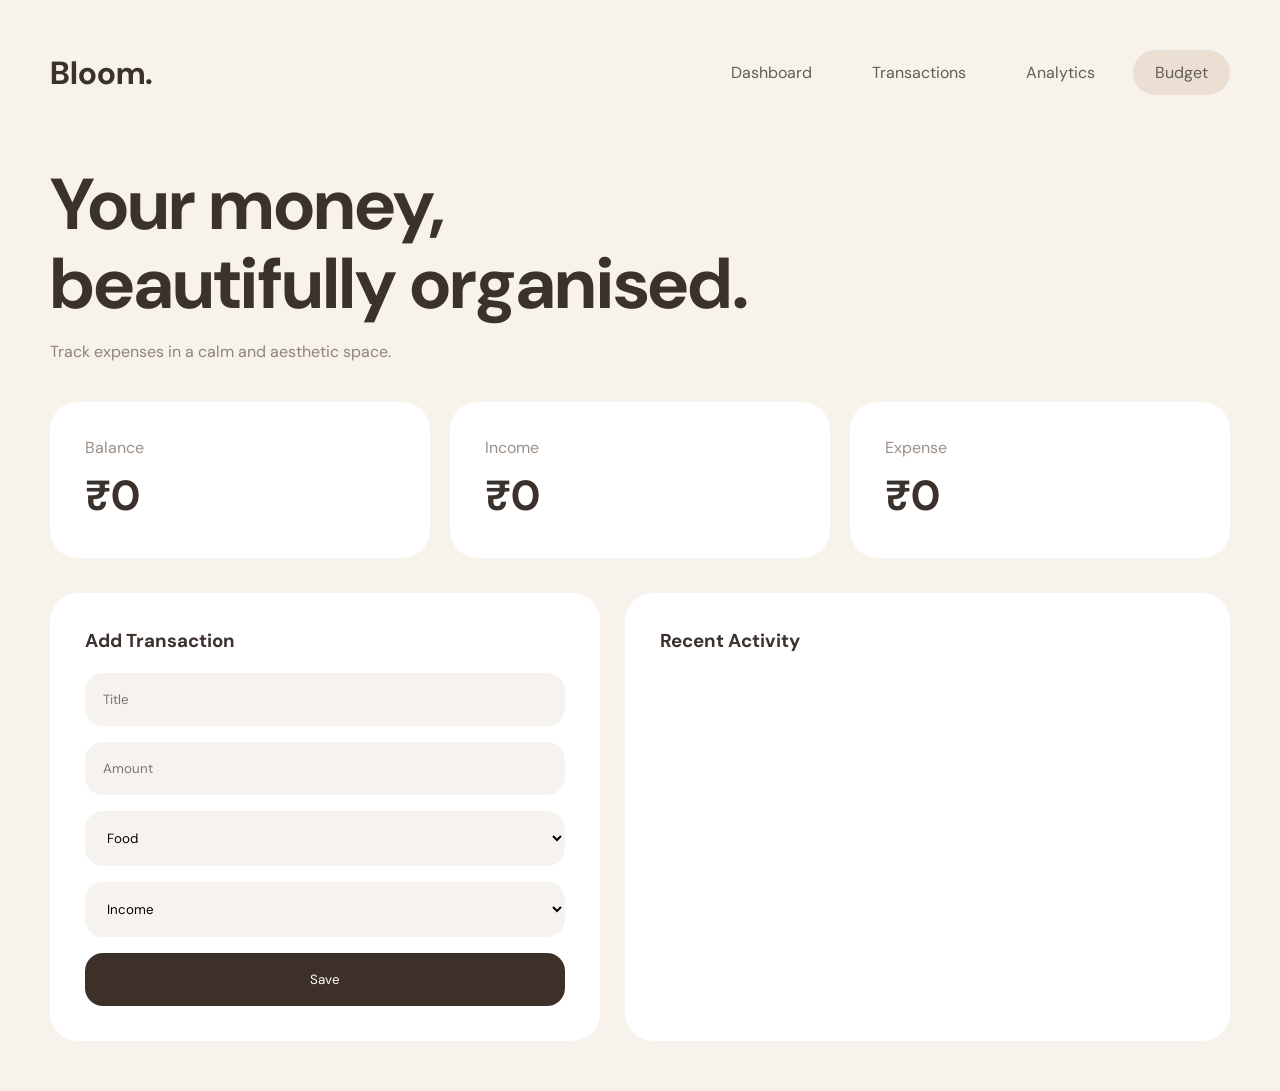
<file: index.html>
<!DOCTYPE html>
<html lang="en">

<head>

<meta charset="UTF-8">

<meta
name="viewport"
content="width=device-width, initial-scale=1">

<title>Bloom Expense</title>

<link rel="stylesheet" href="style.css">

<link href="https://fonts.googleapis.com/css2?family=DM+Sans:wght@400;500;700&display=swap"
rel="stylesheet">

</head>

<body>

<div class="container">
<nav>

<div class="logo">
Bloom.
</div>

<div class="links">

<a href="index.html">
Dashboard
</a>

<a href="transaction.html">
Transactions
</a>

<a href="analytics.html">
Analytics
</a>

<a
class="active"
href="budget.html">

Budget

</a>

</div>

</nav>



<section class="hero">

<h1>
Your money,<br>
beautifully organised.
</h1>

<p>
Track expenses in a calm and aesthetic space.
</p>

</section>



<section class="cards">

<div class="card">

<span>Balance</span>

<h2 id="balance">
₹0
</h2>

</div>

<div class="card">

<span>Income</span>

<h2 id="income">
₹0
</h2>

</div>

<div class="card">

<span>Expense</span>

<h2 id="expense">
₹0
</h2>

</div>

</section>



<section class="dashboard">

<div class="panel">

<h3>
Add Transaction
</h3>

<form id="form">

<input
id="title"
placeholder="Title"
required>

<input
id="amount"
type="number"
placeholder="Amount"
required>

<select id="category">

<option>Food</option>
<option>Shopping</option>
<option>Travel</option>
<option>Bills</option>
<option>Entertainment</option>

</select>

<select id="type">

<option>
Income
</option>

<option>
Expense
</option>

</select>

<button>
Save
</button>

</form>

</div>



<div class="panel">

<h3>
Recent Activity
</h3>

<div id="list">

</div>

</div>

</section>

</div>

<script src="main.js"></script>

</body>

</html>
</file>
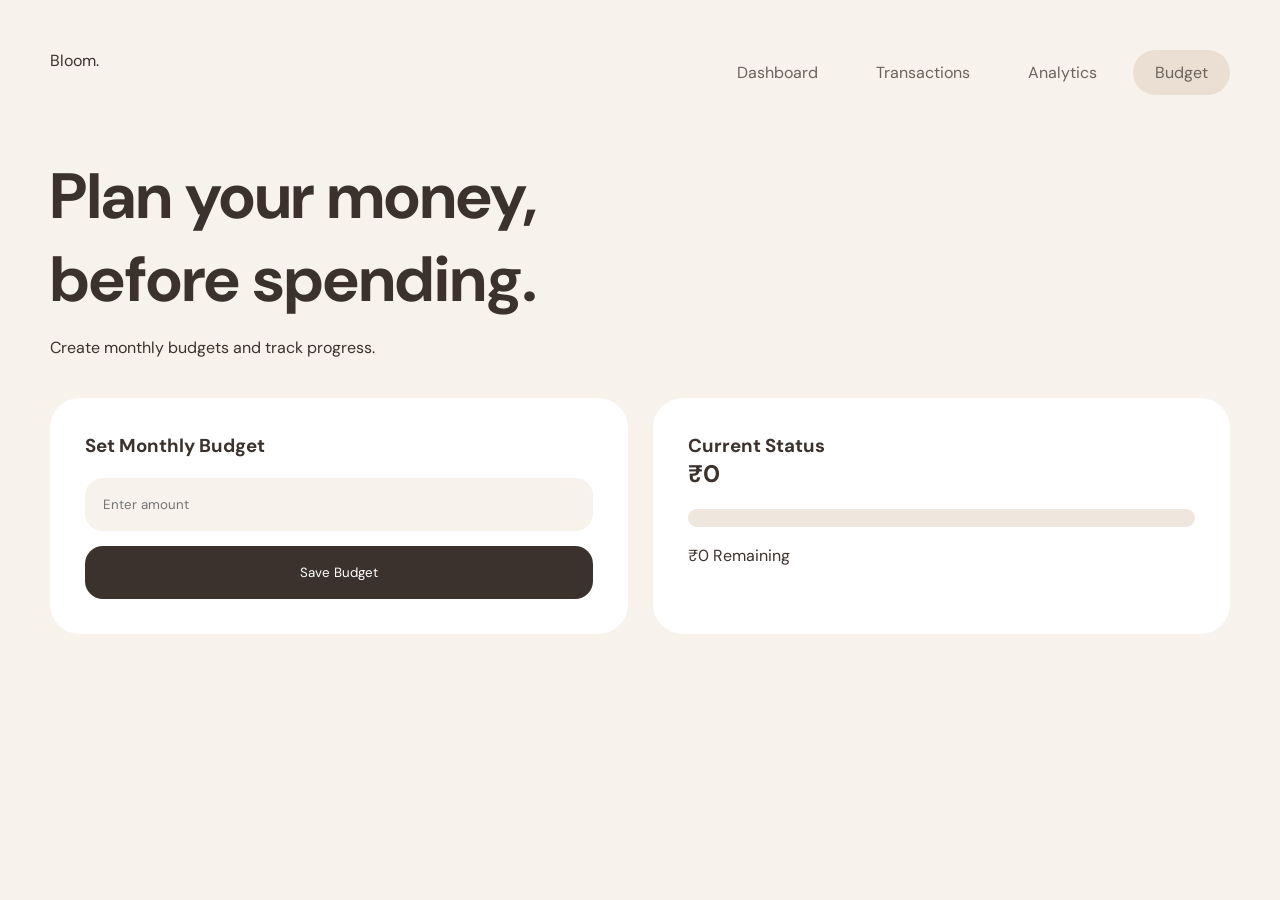
<file: budget.html>
<!DOCTYPE html>
<html lang="en">

<head>
<meta charset="UTF-8">

<meta
name="viewport"
content="width=device-width, initial-scale=1">

<title>Bloom Budget</title>

<link
rel="stylesheet"
href="budget.css">

<link
href="https://fonts.googleapis.com/css2?family=DM+Sans:wght@400;500;700&display=swap"
rel="stylesheet">

</head>

<body>

<div class="container">

<nav>

<div class="logo">
Bloom.
</div>

<div class="links">

<a href="index.html">
Dashboard
</a>

<a href="transaction.html">
Transactions
</a>

<a href="analytics.html">
Analytics
</a>

<a
class="active"
href="budget.html">

Budget

</a>

</div>

</nav>



<section class="hero">

<h1>

Plan your money,<br>
before spending.

</h1>

<p>

Create monthly budgets and track progress.

</p>

</section>



<section class="budget-grid">

<div class="panel">

<h3>

Set Monthly Budget

</h3>

<form id="budgetForm">

<input
id="budgetInput"
type="number"
placeholder="Enter amount"
required>

<button>

Save Budget

</button>

</form>

</div>



<div class="panel">

<h3>

Current Status

</h3>

<h2 id="budget">
₹0
</h2>

<div class="progress">

<div id="fill">

</div>

</div>

<p id="remaining">

₹0 Remaining

</p>

</div>

</section>

</div>

<script src="budget.js"></script>

</body>

</html>
</file>
<file: style.css>
*{
margin:0;
padding:0;
box-sizing:border-box;
font-family:"DM Sans";
}

body{

background:#f7f2eb;

color:#3b322d;

}

.container{

max-width:1300px;

margin:auto;

padding:50px;

}

nav{

display:flex;

justify-content:space-between;

align-items:center;

margin-bottom:70px;

}

.logo{

font-size:32px;

font-weight:700;

}

.links{

display:flex;

gap:16px;

}

.links a{

text-decoration:none;

color:#655c57;

padding:12px 22px;

border-radius:50px;

}

.active{

background:#eadfd2;

}

.hero{

margin-bottom:40px;

}

.hero h1{

font-size:72px;

line-height:1.1;

}

.hero p{

margin-top:18px;

color:#8f837b;

}

.cards{

display:grid;

grid-template-columns:
repeat(3,1fr);

gap:20px;

margin-bottom:35px;

}

.card{

background:white;

padding:35px;

border-radius:28px;

}

.card span{

color:#9b8f86;

}

.card h2{

font-size:42px;

margin-top:10px;

}

.dashboard{

display:grid;

grid-template-columns:
1fr 1.1fr;

gap:25px;

}

.panel{

background:white;

padding:35px;

border-radius:28px;

}

form{

margin-top:20px;

display:flex;

flex-direction:column;

gap:16px;

}

input,
select{

padding:18px;

border:none;

background:#f6f3ef;

border-radius:18px;

}

button{

padding:18px;

background:#3d3028;

color:white;

border:none;

border-radius:18px;

cursor:pointer;

}

.item{

padding:18px;

background:#faf7f3;

margin-top:14px;

border-radius:18px;

display:flex;

justify-content:space-between;

}

@media(max-width:900px){

.hero h1{
font-size:48px;
}

.cards,
.dashboard{

grid-template-columns:1fr;

}

.container{
padding:20px;
}

}
</file>
<file: budget.css>
*{
margin:0;
padding:0;
box-sizing:border-box;
font-family:"DM Sans";
}

body{

background:#f7f2eb;

color:#3b322d;

}

.container{

max-width:1300px;

margin:auto;

padding:50px;

}

nav{

display:flex;

justify-content:space-between;

margin-bottom:60px;

}

.links{

display:flex;

gap:14px;

}

.links a{

text-decoration:none;

padding:12px 22px;

border-radius:50px;

color:#6b625c;

}

.active{

background:#eadfd2;

}

.hero{

margin-bottom:40px;

}

.hero h1{

font-size:64px;

}

.hero p{

margin-top:16px;

}

.budget-grid{

display:grid;

grid-template-columns:
1fr 1fr;

gap:25px;

}

.panel{

background:white;

padding:35px;

border-radius:30px;

}

input{

width:100%;

padding:18px;

border:none;

background:#f7f2eb;

border-radius:18px;

margin-top:20px;

}

button{

width:100%;

margin-top:15px;

padding:18px;

border:none;

background:#3b322d;

color:white;

border-radius:18px;

cursor:pointer;

}

.progress{

height:18px;

background:#efe6dd;

border-radius:20px;

margin-top:20px;

overflow:hidden;

}

#fill{

height:100%;

width:0%;

background:#8d6e63;

}

#remaining{

margin-top:18px;

}

@media(max-width:900px){

.budget-grid{

grid-template-columns:1fr;

}

.hero h1{

font-size:42px;

}

}
</file>
